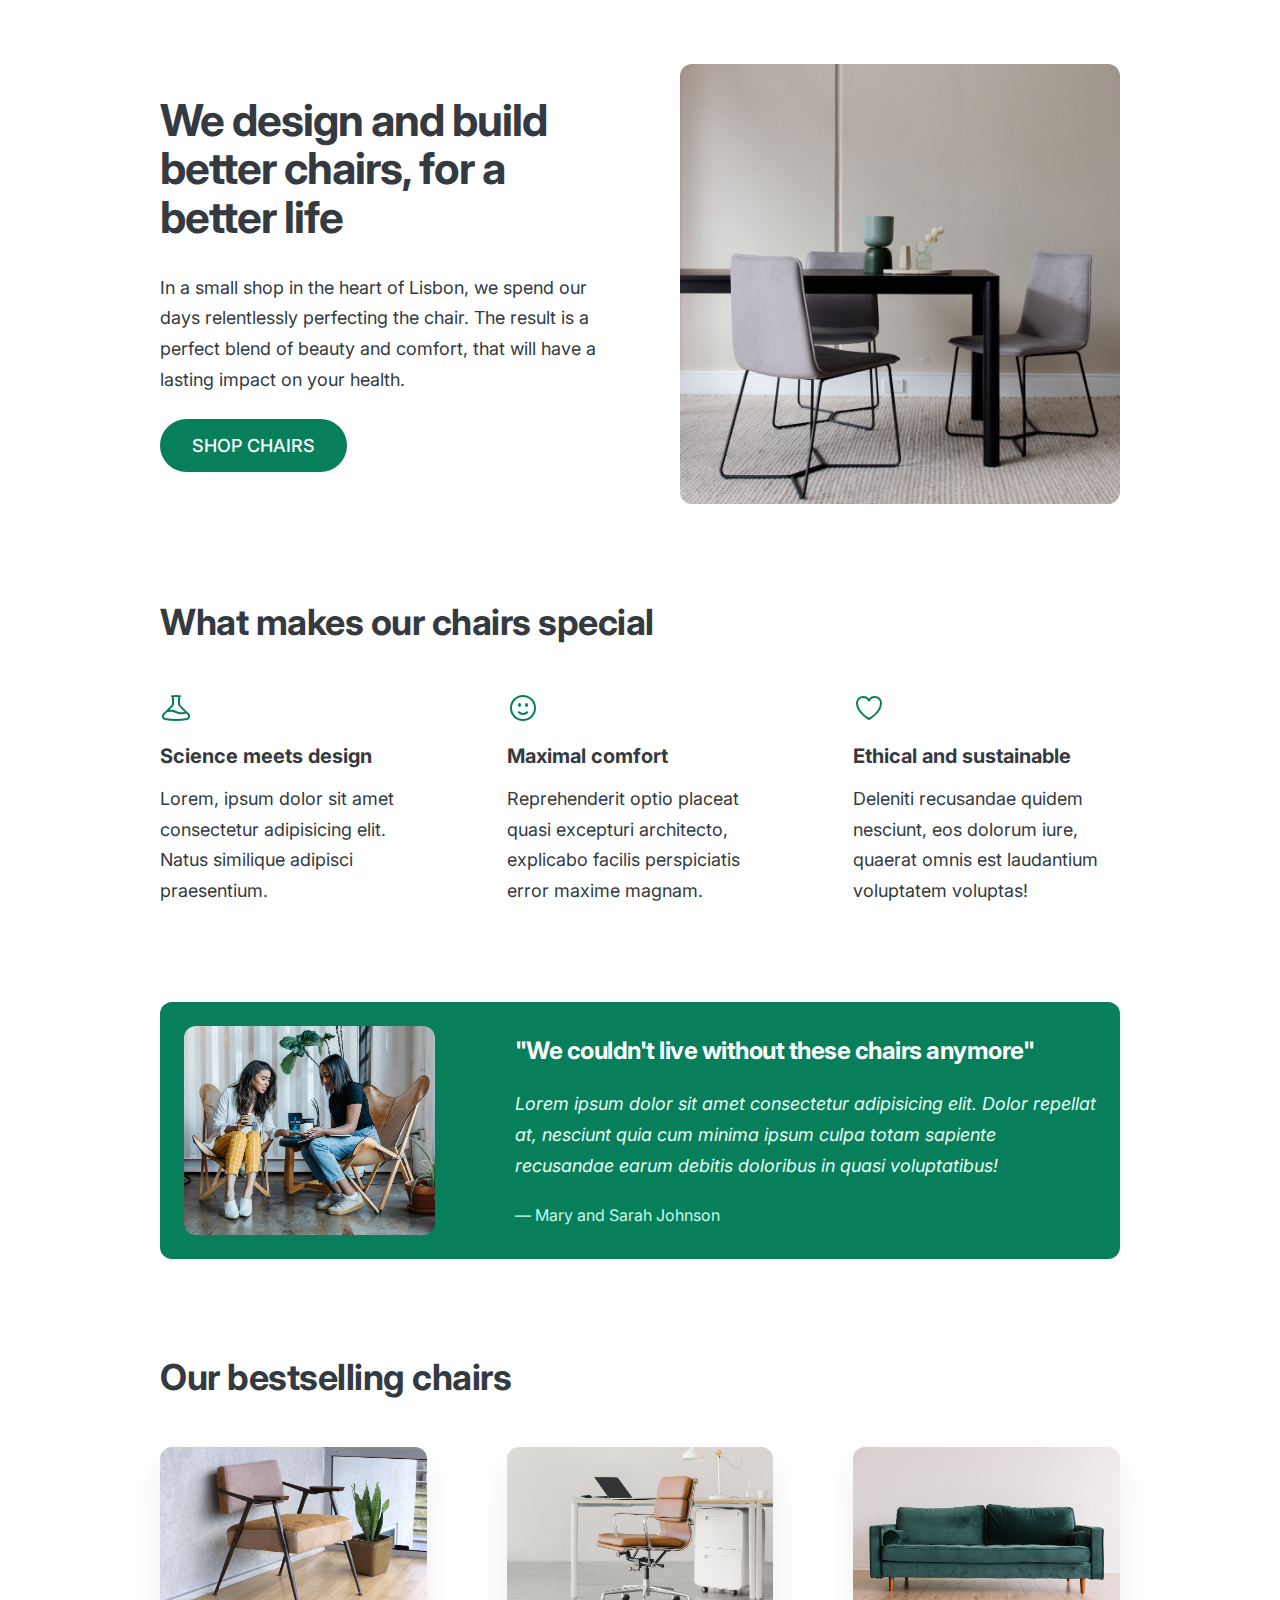
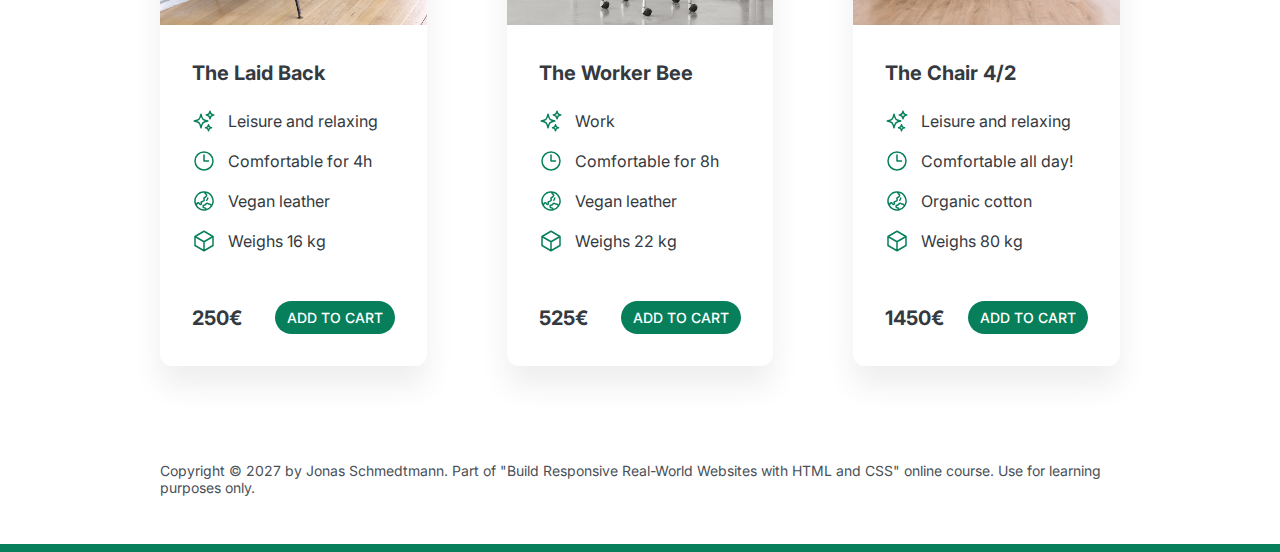
<file: 05-Design/index.html>
<!DOCTYPE html>
<html lang="en">
  <head>
    <meta charset="UTF-8" />
    <meta http-equiv="X-UA-Compatible" content="IE=edge" />
    <meta name="viewport" content="width=device-width, initial-scale=1.0" />

    <title>Lisbon Chair Shop</title>
    <link rel="preconnect" href="https://fonts.googleapis.com" />
    <link rel="preconnect" href="https://fonts.gstatic.com" crossorigin />
    <link
      href="https://fonts.googleapis.com/css2?family=Inter:wght@400;500;700&display=swap"
      rel="stylesheet"
    />
    <link rel="stylesheet" href="style.css" />
  </head>
  <body>
    <div class="container">
      <header>
        <div class="header-text-box">
          <h1>We design and build better chairs, for a better life</h1>
          <p class="header-text">
            In a small shop in the heart of Lisbon, we spend our days
            relentlessly perfecting the chair. The result is a perfect blend of
            beauty and comfort, that will have a lasting impact on your health.
          </p>
          <a class="btn btn--big" href="#">Shop chairs</a>
        </div>
        <img src="hero.jpg" alt="Photo" />
      </header>

      <section>
        <h2>What makes our chairs special</h2>
        <div class="grid-3-cols">
          <div>
            <svg
              xmlns="http://www.w3.org/2000/svg"
              fill="none"
              viewBox="0 0 24 24"
              stroke-width="1.5"
              stroke="currentColor"
              class="features-icon"
            >
              <path
                stroke-linecap="round"
                stroke-linejoin="round"
                d="M9.75 3.104v5.714a2.25 2.25 0 0 1-.659 1.591L5 14.5M9.75 3.104c-.251.023-.501.05-.75.082m.75-.082a24.301 24.301 0 0 1 4.5 0m0 0v5.714c0 .597.237 1.17.659 1.591L19.8 15.3M14.25 3.104c.251.023.501.05.75.082M19.8 15.3l-1.57.393A9.065 9.065 0 0 1 12 15a9.065 9.065 0 0 0-6.23-.693L5 14.5m14.8.8 1.402 1.402c1.232 1.232.65 3.318-1.067 3.611A48.309 48.309 0 0 1 12 21c-2.773 0-5.491-.235-8.135-.687-1.718-.293-2.3-2.379-1.067-3.61L5 14.5"
              />
            </svg>

            <p class="features-title"><strong>Science meets design</strong></p>
            <p class="features-text">
              Lorem, ipsum dolor sit amet consectetur adipisicing elit. Natus
              similique adipisci praesentium.
            </p>
          </div>

          <div>
            <svg
              class="features-icon"
              xmlns="http://www.w3.org/2000/svg"
              fill="none"
              viewBox="0 0 24 24"
              stroke-width="1.5"
              stroke="currentColor"
              class="w-6 h-6"
            >
              <path
                stroke-linecap="round"
                stroke-linejoin="round"
                d="M15.182 15.182a4.5 4.5 0 0 1-6.364 0M21 12a9 9 0 1 1-18 0 9 9 0 0 1 18 0ZM9.75 9.75c0 .414-.168.75-.375.75S9 10.164 9 9.75 9.168 9 9.375 9s.375.336.375.75Zm-.375 0h.008v.015h-.008V9.75Zm5.625 0c0 .414-.168.75-.375.75s-.375-.336-.375-.75.168-.75.375-.75.375.336.375.75Zm-.375 0h.008v.015h-.008V9.75Z"
              />
            </svg>

            <p class="features-title">
              <strong>Maximal comfort</strong>
            </p>
            <p class="features-text">
              Reprehenderit optio placeat quasi excepturi architecto, explicabo
              facilis perspiciatis error maxime magnam.
            </p>
          </div>

          <div>
            <svg
              class="features-icon"
              xmlns="http://www.w3.org/2000/svg"
              fill="none"
              viewBox="0 0 24 24"
              stroke-width="1.5"
              stroke="currentColor"
              class="w-6 h-6"
            >
              <path
                stroke-linecap="round"
                stroke-linejoin="round"
                d="M21 8.25c0-2.485-2.099-4.5-4.688-4.5-1.935 0-3.597 1.126-4.312 2.733-.715-1.607-2.377-2.733-4.313-2.733C5.1 3.75 3 5.765 3 8.25c0 7.22 9 12 9 12s9-4.78 9-12Z"
              />
            </svg>

            <p class="features-title">
              <strong>Ethical and sustainable</strong>
            </p>
            <p class="features-text">
              Deleniti recusandae quidem nesciunt, eos dolorum iure, quaerat
              omnis est laudantium voluptatem voluptas!
            </p>
          </div>
        </div>
      </section>

      <section class="testimonial-section">
        <div class="grid-3-cols">
          <img src="customers.jpg" alt="People sitting on chairs" />
          <div class="testimonial-box">
            <h2>"We couldn't live without these chairs anymore"</h2>
            <blockquote class="testimonial-text">
              Lorem ipsum dolor sit amet consectetur adipisicing elit. Dolor
              repellat at, nesciunt quia cum minima ipsum culpa totam sapiente
              recusandae earum debitis doloribus in quasi voluptatibus!
            </blockquote>
            <p class="testimonial-author">&mdash; Mary and Sarah Johnson</p>
          </div>
        </div>
      </section>

      <section>
        <h2>Our bestselling chairs</h2>
        <div class="grid-3-cols">
          <figure class="chair">
            <img src="chair-1.jpg" alt="Chair" />
            <div class="chair-box">
              <h3>The Laid Back</h3>
              <ul class="chair-details">
                <li>
                  <svg
                    xmlns="http://www.w3.org/2000/svg"
                    fill="none"
                    viewBox="0 0 24 24"
                    stroke-width="1.5"
                    stroke="currentColor"
                    class="chair-icon"
                  >
                    <path
                      stroke-linecap="round"
                      stroke-linejoin="round"
                      d="M9.813 15.904 9 18.75l-.813-2.846a4.5 4.5 0 0 0-3.09-3.09L2.25 12l2.846-.813a4.5 4.5 0 0 0 3.09-3.09L9 5.25l.813 2.846a4.5 4.5 0 0 0 3.09 3.09L15.75 12l-2.846.813a4.5 4.5 0 0 0-3.09 3.09ZM18.259 8.715 18 9.75l-.259-1.035a3.375 3.375 0 0 0-2.455-2.456L14.25 6l1.036-.259a3.375 3.375 0 0 0 2.455-2.456L18 2.25l.259 1.035a3.375 3.375 0 0 0 2.456 2.456L21.75 6l-1.035.259a3.375 3.375 0 0 0-2.456 2.456ZM16.894 20.567 16.5 21.75l-.394-1.183a2.25 2.25 0 0 0-1.423-1.423L13.5 18.75l1.183-.394a2.25 2.25 0 0 0 1.423-1.423l.394-1.183.394 1.183a2.25 2.25 0 0 0 1.423 1.423l1.183.394-1.183.394a2.25 2.25 0 0 0-1.423 1.423Z"
                    />
                  </svg>
                  <!-- Span is a generic INLINE text element, it doesn't have any meaning. It's like a div element, but inline -->
                  <span>Leisure and relaxing</span>
                </li>
                <li>
                  <svg
                    class="chair-icon"
                    xmlns="http://www.w3.org/2000/svg"
                    fill="none"
                    viewBox="0 0 24 24"
                    stroke-width="1.5"
                    stroke="currentColor"
                  >
                    <path
                      stroke-linecap="round"
                      stroke-linejoin="round"
                      d="M12 6v6h4.5m4.5 0a9 9 0 1 1-18 0 9 9 0 0 1 18 0Z"
                    />
                  </svg>
                  <span>Comfortable for 4h</span>
                </li>
                <li>
                  <svg
                    class="chair-icon"
                    xmlns="http://www.w3.org/2000/svg"
                    fill="none"
                    viewBox="0 0 24 24"
                    stroke-width="1.5"
                    stroke="currentColor"
                  >
                    <path
                      stroke-linecap="round"
                      stroke-linejoin="round"
                      d="M12.75 3.03v.568c0 .334.148.65.405.864l1.068.89c.442.369.535 1.01.216 1.49l-.51.766a2.25 2.25 0 0 1-1.161.886l-.143.048a1.107 1.107 0 0 0-.57 1.664c.369.555.169 1.307-.427 1.605L9 13.125l.423 1.059a.956.956 0 0 1-1.652.928l-.679-.906a1.125 1.125 0 0 0-1.906.172L4.5 15.75l-.612.153M12.75 3.031a9 9 0 0 0-8.862 12.872M12.75 3.031a9 9 0 0 1 6.69 14.036m0 0-.177-.529A2.25 2.25 0 0 0 17.128 15H16.5l-.324-.324a1.453 1.453 0 0 0-2.328.377l-.036.073a1.586 1.586 0 0 1-.982.816l-.99.282c-.55.157-.894.702-.8 1.267l.073.438c.08.474.49.821.97.821.846 0 1.598.542 1.865 1.345l.215.643m5.276-3.67a9.012 9.012 0 0 1-5.276 3.67m0 0a9 9 0 0 1-10.275-4.835M15.75 9c0 .896-.393 1.7-1.016 2.25"
                    />
                  </svg>
                  <span>Vegan leather</span>
                </li>
                <li>
                  <svg
                    class="chair-icon"
                    xmlns="http://www.w3.org/2000/svg"
                    fill="none"
                    viewBox="0 0 24 24"
                    stroke-width="1.5"
                    stroke="currentColor"
                  >
                    <path
                      stroke-linecap="round"
                      stroke-linejoin="round"
                      d="m21 7.5-9-5.25L3 7.5m18 0-9 5.25m9-5.25v9l-9 5.25M3 7.5l9 5.25M3 7.5v9l9 5.25m0-9v9"
                    />
                  </svg>
                  <span>Weighs 16 kg</span>
                </li>
              </ul>
              <div class="chair-price">
                <strong>250€</strong>
                <a href="#" class="btn btn--small">Add to cart</a>
              </div>
            </div>
          </figure>

          <figure class="chair">
            <img src="chair-2.jpg" alt="Chair" />
            <div class="chair-box">
              <h3>The Worker Bee</h3>
              <ul class="chair-details">
                <li>
                  <svg
                    xmlns="http://www.w3.org/2000/svg"
                    fill="none"
                    viewBox="0 0 24 24"
                    stroke-width="1.5"
                    stroke="currentColor"
                    class="chair-icon"
                  >
                    <path
                      stroke-linecap="round"
                      stroke-linejoin="round"
                      d="M9.813 15.904 9 18.75l-.813-2.846a4.5 4.5 0 0 0-3.09-3.09L2.25 12l2.846-.813a4.5 4.5 0 0 0 3.09-3.09L9 5.25l.813 2.846a4.5 4.5 0 0 0 3.09 3.09L15.75 12l-2.846.813a4.5 4.5 0 0 0-3.09 3.09ZM18.259 8.715 18 9.75l-.259-1.035a3.375 3.375 0 0 0-2.455-2.456L14.25 6l1.036-.259a3.375 3.375 0 0 0 2.455-2.456L18 2.25l.259 1.035a3.375 3.375 0 0 0 2.456 2.456L21.75 6l-1.035.259a3.375 3.375 0 0 0-2.456 2.456ZM16.894 20.567 16.5 21.75l-.394-1.183a2.25 2.25 0 0 0-1.423-1.423L13.5 18.75l1.183-.394a2.25 2.25 0 0 0 1.423-1.423l.394-1.183.394 1.183a2.25 2.25 0 0 0 1.423 1.423l1.183.394-1.183.394a2.25 2.25 0 0 0-1.423 1.423Z"
                    />
                  </svg>
                  <span>Work</span>
                </li>
                <li>
                  <svg
                    class="chair-icon"
                    xmlns="http://www.w3.org/2000/svg"
                    fill="none"
                    viewBox="0 0 24 24"
                    stroke-width="1.5"
                    stroke="currentColor"
                  >
                    <path
                      stroke-linecap="round"
                      stroke-linejoin="round"
                      d="M12 6v6h4.5m4.5 0a9 9 0 1 1-18 0 9 9 0 0 1 18 0Z"
                    />
                  </svg>
                  <span>Comfortable for 8h</span>
                </li>
                <li>
                  <svg
                    class="chair-icon"
                    xmlns="http://www.w3.org/2000/svg"
                    fill="none"
                    viewBox="0 0 24 24"
                    stroke-width="1.5"
                    stroke="currentColor"
                  >
                    <path
                      stroke-linecap="round"
                      stroke-linejoin="round"
                      d="M12.75 3.03v.568c0 .334.148.65.405.864l1.068.89c.442.369.535 1.01.216 1.49l-.51.766a2.25 2.25 0 0 1-1.161.886l-.143.048a1.107 1.107 0 0 0-.57 1.664c.369.555.169 1.307-.427 1.605L9 13.125l.423 1.059a.956.956 0 0 1-1.652.928l-.679-.906a1.125 1.125 0 0 0-1.906.172L4.5 15.75l-.612.153M12.75 3.031a9 9 0 0 0-8.862 12.872M12.75 3.031a9 9 0 0 1 6.69 14.036m0 0-.177-.529A2.25 2.25 0 0 0 17.128 15H16.5l-.324-.324a1.453 1.453 0 0 0-2.328.377l-.036.073a1.586 1.586 0 0 1-.982.816l-.99.282c-.55.157-.894.702-.8 1.267l.073.438c.08.474.49.821.97.821.846 0 1.598.542 1.865 1.345l.215.643m5.276-3.67a9.012 9.012 0 0 1-5.276 3.67m0 0a9 9 0 0 1-10.275-4.835M15.75 9c0 .896-.393 1.7-1.016 2.25"
                    />
                  </svg>
                  <span>Vegan leather</span>
                </li>
                <li>
                  <svg
                    class="chair-icon"
                    xmlns="http://www.w3.org/2000/svg"
                    fill="none"
                    viewBox="0 0 24 24"
                    stroke-width="1.5"
                    stroke="currentColor"
                  >
                    <path
                      stroke-linecap="round"
                      stroke-linejoin="round"
                      d="m21 7.5-9-5.25L3 7.5m18 0-9 5.25m9-5.25v9l-9 5.25M3 7.5l9 5.25M3 7.5v9l9 5.25m0-9v9"
                    />
                  </svg>
                  <span>Weighs 22 kg</span>
                </li>
              </ul>
              <div class="chair-price">
                <strong>525€</strong>
                <a href="#" class="btn btn--small">Add to cart</a>
              </div>
            </div>
          </figure>

          <figure class="chair">
            <img src="chair-3.jpg" alt="Chair" />
            <div class="chair-box">
              <h3>The Chair 4/2</h3>
              <ul class="chair-details">
                <li>
                  <svg
                    xmlns="http://www.w3.org/2000/svg"
                    fill="none"
                    viewBox="0 0 24 24"
                    stroke-width="1.5"
                    stroke="currentColor"
                    class="chair-icon"
                  >
                    <path
                      stroke-linecap="round"
                      stroke-linejoin="round"
                      d="M9.813 15.904 9 18.75l-.813-2.846a4.5 4.5 0 0 0-3.09-3.09L2.25 12l2.846-.813a4.5 4.5 0 0 0 3.09-3.09L9 5.25l.813 2.846a4.5 4.5 0 0 0 3.09 3.09L15.75 12l-2.846.813a4.5 4.5 0 0 0-3.09 3.09ZM18.259 8.715 18 9.75l-.259-1.035a3.375 3.375 0 0 0-2.455-2.456L14.25 6l1.036-.259a3.375 3.375 0 0 0 2.455-2.456L18 2.25l.259 1.035a3.375 3.375 0 0 0 2.456 2.456L21.75 6l-1.035.259a3.375 3.375 0 0 0-2.456 2.456ZM16.894 20.567 16.5 21.75l-.394-1.183a2.25 2.25 0 0 0-1.423-1.423L13.5 18.75l1.183-.394a2.25 2.25 0 0 0 1.423-1.423l.394-1.183.394 1.183a2.25 2.25 0 0 0 1.423 1.423l1.183.394-1.183.394a2.25 2.25 0 0 0-1.423 1.423Z"
                    />
                  </svg>
                  <span>Leisure and relaxing</span>
                </li>
                <li>
                  <svg
                    class="chair-icon"
                    xmlns="http://www.w3.org/2000/svg"
                    fill="none"
                    viewBox="0 0 24 24"
                    stroke-width="1.5"
                    stroke="currentColor"
                  >
                    <path
                      stroke-linecap="round"
                      stroke-linejoin="round"
                      d="M12 6v6h4.5m4.5 0a9 9 0 1 1-18 0 9 9 0 0 1 18 0Z"
                    />
                  </svg>
                  <span>Comfortable all day!</span>
                </li>
                <li>
                  <svg
                    class="chair-icon"
                    xmlns="http://www.w3.org/2000/svg"
                    fill="none"
                    viewBox="0 0 24 24"
                    stroke-width="1.5"
                    stroke="currentColor"
                  >
                    <path
                      stroke-linecap="round"
                      stroke-linejoin="round"
                      d="M12.75 3.03v.568c0 .334.148.65.405.864l1.068.89c.442.369.535 1.01.216 1.49l-.51.766a2.25 2.25 0 0 1-1.161.886l-.143.048a1.107 1.107 0 0 0-.57 1.664c.369.555.169 1.307-.427 1.605L9 13.125l.423 1.059a.956.956 0 0 1-1.652.928l-.679-.906a1.125 1.125 0 0 0-1.906.172L4.5 15.75l-.612.153M12.75 3.031a9 9 0 0 0-8.862 12.872M12.75 3.031a9 9 0 0 1 6.69 14.036m0 0-.177-.529A2.25 2.25 0 0 0 17.128 15H16.5l-.324-.324a1.453 1.453 0 0 0-2.328.377l-.036.073a1.586 1.586 0 0 1-.982.816l-.99.282c-.55.157-.894.702-.8 1.267l.073.438c.08.474.49.821.97.821.846 0 1.598.542 1.865 1.345l.215.643m5.276-3.67a9.012 9.012 0 0 1-5.276 3.67m0 0a9 9 0 0 1-10.275-4.835M15.75 9c0 .896-.393 1.7-1.016 2.25"
                    />
                  </svg>
                  <span>Organic cotton</span>
                </li>
                <li>
                  <svg
                    class="chair-icon"
                    xmlns="http://www.w3.org/2000/svg"
                    fill="none"
                    viewBox="0 0 24 24"
                    stroke-width="1.5"
                    stroke="currentColor"
                  >
                    <path
                      stroke-linecap="round"
                      stroke-linejoin="round"
                      d="m21 7.5-9-5.25L3 7.5m18 0-9 5.25m9-5.25v9l-9 5.25M3 7.5l9 5.25M3 7.5v9l9 5.25m0-9v9"
                    />
                  </svg>
                  <span>Weighs 80 kg</span>
                </li>
              </ul>
              <div class="chair-price">
                <strong>1450€</strong>
                <a href="#" class="btn btn--small">Add to cart</a>
              </div>
            </div>
          </figure>
        </div>
      </section>

      <footer>
        Copyright &copy; 2027 by Jonas Schmedtmann. Part of "Build Responsive
        Real-World Websites with HTML and CSS" online course. Use for learning
        purposes only.
      </footer>
    </div>
  </body>
</html>
</file>
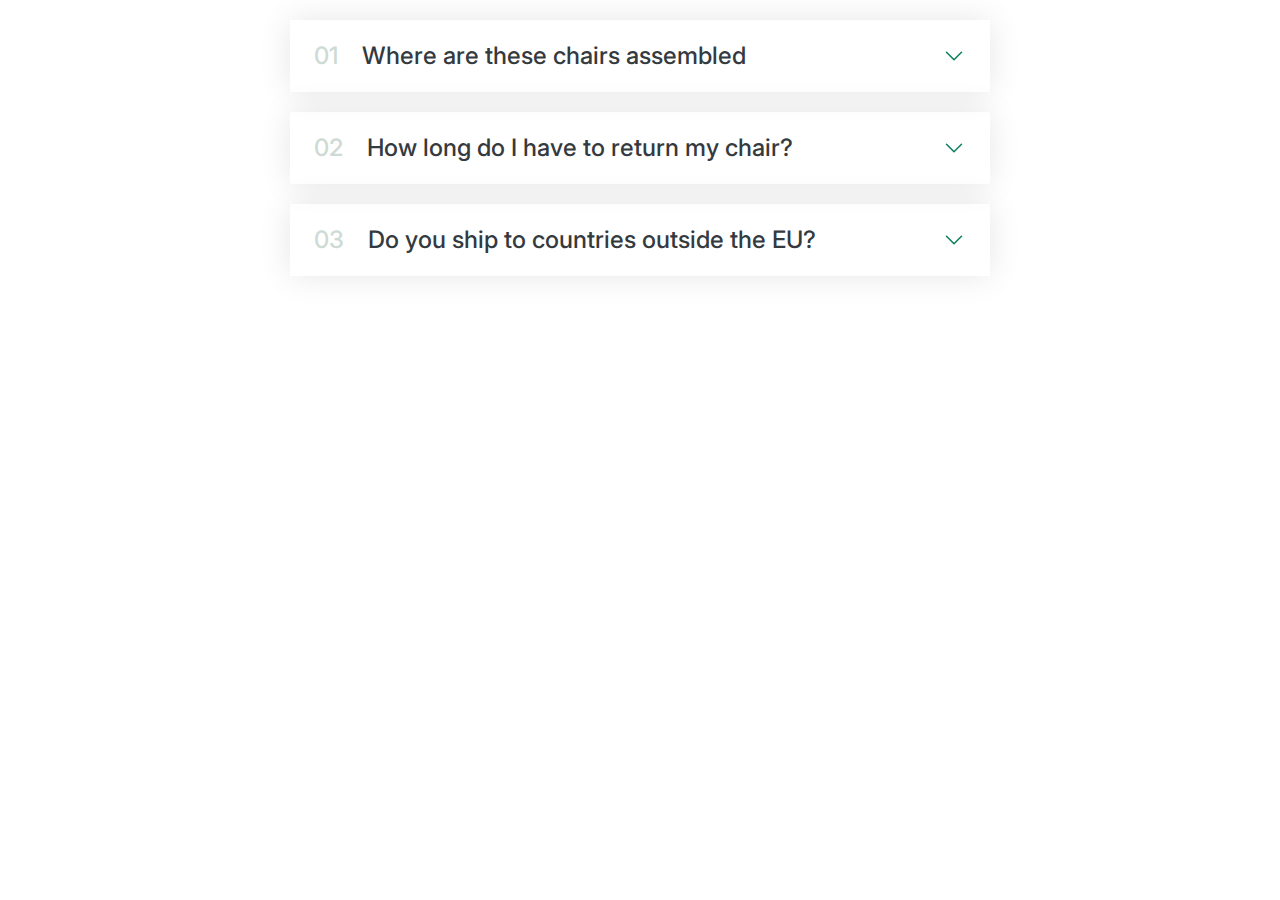
<file: 06-Components/01-accordion.html>
<!DOCTYPE html>
<html lang="en">
  <head>
    <meta charset="UTF-8" />
    <meta name="viewport" content="width=device-width, initial-scale=1.0" />
    <title>Accordion Component</title>
    <link rel="preconnect" href="https://fonts.googleapis.com" />
    <link rel="preconnect" href="https://fonts.gstatic.com" crossorigin />
    <link
      href="https://fonts.googleapis.com/css2?family=Inter:wght@400;500;700&display=swap"
      rel="stylesheet"
    />
    <style>
      /*
            SPACING SYSTEM (px)
            2 / 4 / 8 / 12 / 16 / 24 / 32 / 48 / 64 / 80 / 96 / 128

            FONT SIZE SYSTEM (px)
            10 / 12 / 14 / 16 / 18 / 20 / 24 / 30 / 36 / 44 / 52 / 62 / 74 / 86 / 98
        */

      /* 
            MAIN COLOR: #087f5b
            GRAY COLOR: #343a40
        */

      * {
        margin: 0;
        padding: 0;
        box-sizing: border-box;
      }

      /* ------------------------ */
      /* GENERAL STYLES */
      /* ------------------------ */
      body {
        font-family: "Inter", sans-serif;
        color: #343a40;
        line-height: 1;
      }

      .accordion {
        width: 700px;
        margin: 20px auto;
        /* background-color: cadetblue; */
      }

      .item {
        box-shadow: 0 0 32px rgba(0, 0, 0, 0.1);
        padding: 24px;
        display: grid;
        grid-template-columns: auto 1fr auto;
        column-gap: 24px;
        row-gap: 32px;
        align-items: center;
      }

      .number,
      .text {
        font-size: 24px;
        font-weight: 500;
        /* color: #087f5b; */
      }

      .number {
        color: #cedad4;
      }

      .icon {
        width: 24px;
        stroke: #087f5b;
      }
      .hidden-box {
        grid-column: 2/3;
        display: none;
        max-height: 0;
        overflow: hidden;
        transition: max-height 3.3s ease; /* Add transition property */
      }

      .hidden-box p {
        line-height: 1.6;
        margin-bottom: 24px;
      }

      .hidden-box ul {
        color: #abb5bd;
        margin-left: 20px;
        display: flex;
        flex-direction: column;
        gap: 12px;
      }

      .open {
        border-top: 4px solid #087f5b;
      }

      .open .hidden-box {
        display: block;
      }

      .open .number,
      .open .text,
      .open .text {
        color: #087f5b;
      }

      .open .hidden-box {
        max-height: 500px; /* Set the max-height to the desired expanded height */
      }
    </style>
  </head>
  <body>
    <div class="accordion">
      <div class="item">
        <p class="number">01</p>
        <p class="text">Where are these chairs assembled</p>
        <svg
          xmlns="http://www.w3.org/2000/svg"
          fill="none"
          viewBox="0 0 24 24"
          stroke-width="1.5"
          stroke="currentColor"
          class="icon"
        >
          <path
            stroke-linecap="round"
            stroke-linejoin="round"
            d="m19.5 8.25-7.5 7.5-7.5-7.5"
          />
        </svg>
        <div class="hidden-box">
          <p>
            Lorem ipsum dolor sit amet consectetur adipisicing elit. Maxime
            facilis sapiente saepe impedit
          </p>

          <ul>
            <li>Lorem ipsum, dolor sit amet consectetur adipisicing elit.</li>
            <li>
              Recusandae et ea temporibus? Recusandae nostrum dolor nobis
              doloribus sequi!
            </li>
            <li>
              Placeat possimus dolores deserunt ex mollitia vitae dolore quasi.
            </li>
            <li>Placeat possimus dolores deserunt ex mollitia vitae quasi.</li>
          </ul>
        </div>
      </div>
    </div>
    <div class="accordion">
      <div class="item">
        <p class="number">02</p>
        <p class="text">How long do I have to return my chair?</p>
        <svg
          xmlns="http://www.w3.org/2000/svg"
          fill="none"
          viewBox="0 0 24 24"
          stroke-width="1.5"
          stroke="currentColor"
          class="icon"
        >
          <path
            stroke-linecap="round"
            stroke-linejoin="round"
            d="m19.5 8.25-7.5 7.5-7.5-7.5"
          />
        </svg>
        <div class="hidden-box">
          <p>
            Lorem ipsum dolor sit amet consectetur adipisicing elit. Maxime
            facilis sapiente saepe impedit
          </p>

          <ul>
            <li>Lorem ipsum, dolor sit amet consectetur adipisicing elit.</li>
            <li>
              Recusandae et ea temporibus? Recusandae nostrum dolor nobis
              doloribus sequi!
            </li>
            <li>
              Placeat possimus dolores deserunt ex mollitia vitae dolore quasi.
            </li>
            <li>Placeat possimus dolores deserunt ex mollitia vitae quasi.</li>
          </ul>
        </div>
      </div>
    </div>
    <div class="accordion">
      <div class="item">
        <p class="number">03</p>
        <p class="text">Do you ship to countries outside the EU?</p>
        <svg
          xmlns="http://www.w3.org/2000/svg"
          fill="none"
          viewBox="0 0 24 24"
          stroke-width="1.5"
          stroke="currentColor"
          class="icon"
        >
          <path
            stroke-linecap="round"
            stroke-linejoin="round"
            d="m19.5 8.25-7.5 7.5-7.5-7.5"
          />
        </svg>
        <div class="hidden-box">
          <p>
            Lorem ipsum dolor sit amet consectetur adipisicing elit. Maxime
            facilis sapiente saepe impedit
          </p>

          <ul>
            <li>Lorem ipsum, dolor sit amet consectetur adipisicing elit.</li>
            <li>
              Recusandae et ea temporibus? Recusandae nostrum dolor nobis
              doloribus sequi!
            </li>
            <li>
              Placeat possimus dolores deserunt ex mollitia vitae dolore quasi.
            </li>
            <li>Placeat possimus dolores deserunt ex mollitia vitae quasi.</li>
          </ul>
        </div>
      </div>
    </div>
    <script>
      document.querySelectorAll(".accordion").forEach((item) => {
        item.addEventListener("click", (e) => {
          const item = document.querySelector(".open");
          if (item) {
            item.classList.remove("open");
          }
          e.srcElement.parentElement.classList.add("open");
        });
      });
    </script>
  </body>
</html>
</file>
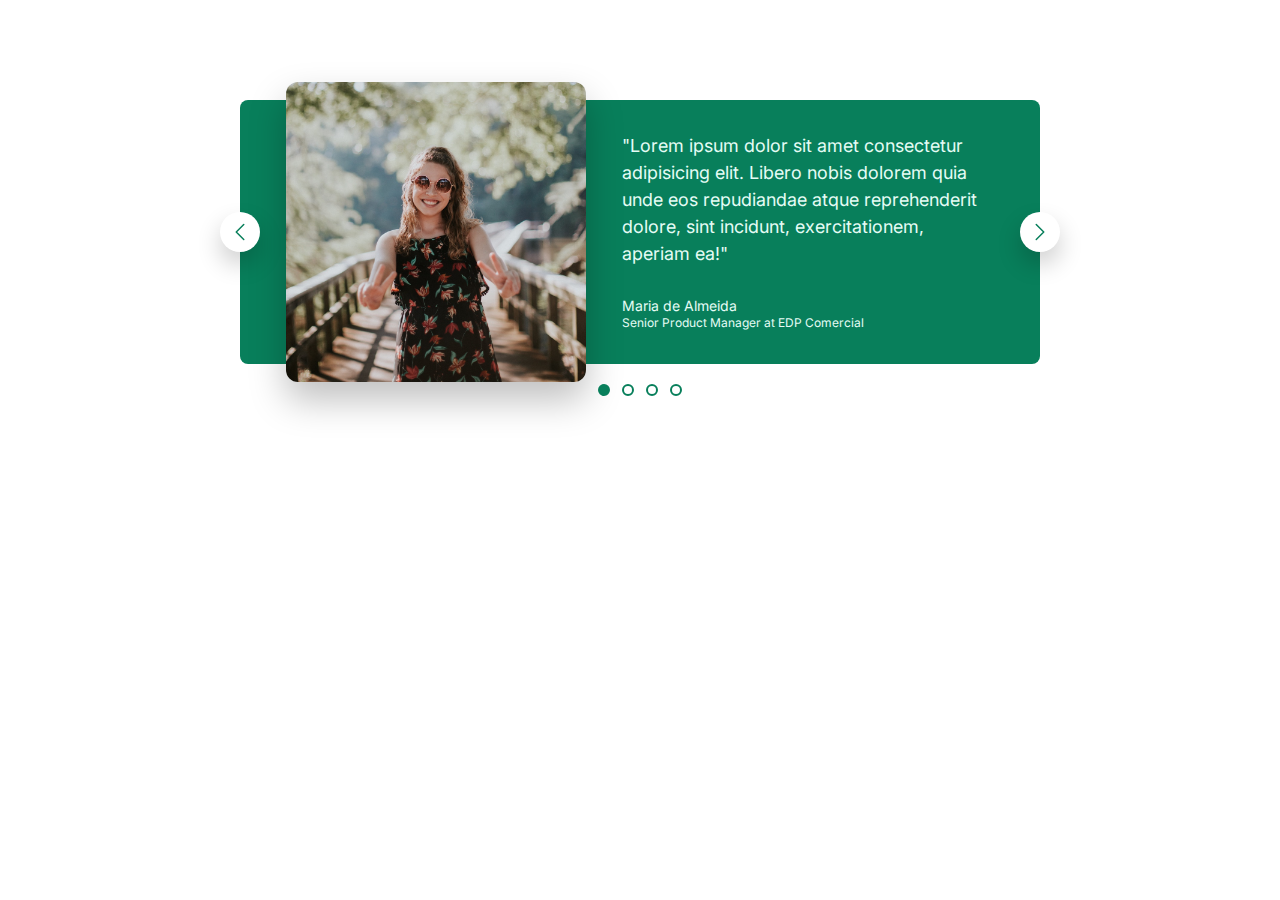
<file: 06-Components/02-corousel.html>
<!DOCTYPE html>
<html lang="en">
  <head>
    <meta charset="UTF-8" />
    <meta name="viewport" content="width=device-width, initial-scale=1.0" />
    <title>Accordion Component</title>
    <link rel="preconnect" href="https://fonts.googleapis.com" />
    <link rel="preconnect" href="https://fonts.gstatic.com" crossorigin />
    <link
      href="https://fonts.googleapis.com/css2?family=Inter:wght@400;500;700&display=swap"
      rel="stylesheet"
    />
    <style>
      /*
            SPACING SYSTEM (px)
            2 / 4 / 8 / 12 / 16 / 24 / 32 / 48 / 64 / 80 / 96 / 128

            FONT SIZE SYSTEM (px)
            10 / 12 / 14 / 16 / 18 / 20 / 24 / 30 / 36 / 44 / 52 / 62 / 74 / 86 / 98
      
            MAIN COLOR: #087f5b
            GRAY COLOR: #343a40
        */

      * {
        margin: 0;
        padding: 0;
        box-sizing: border-box;
      }

      /* ------------------------ */
      /* GENERAL STYLES */
      /* ------------------------ */
      body {
        font-family: "Inter", sans-serif;
        color: #343a40;
        line-height: 1;
      }

      img {
        height: 200px;
        border-radius: 8px;
        transform: scale(1.5);
        box-shadow: 0 12px 24px rgba(0, 0, 0, 0.25);
        /* pointer-events: none; */
      }

      .corousel {
        background-color: #087f5b;
        width: 800px;
        margin: 100px auto;
        border-radius: 8px;
        display: flex;
        /* align-items: center; */
        gap: 86px;
        position: relative;
        /* padding: 32px;
        padding-left: 86px;
        padding-right: 48px; */
        padding: 32px 48px 32px 96px;
      }

      .testimonial-text {
        font-size: 18px;
        font-weight: 500px;
        line-height: 1.5;
        margin-bottom: 32px;
        color: #e5fcf5;
      }
      .testimonial-author {
        font-size: 14px;
        margin-bottom: 4px;
        color: #e5fcf5;
      }
      .testimonial-job {
        font-size: 12px;
        color: #e5fcf5;
      }

      /* Controls */
      .btn {
        background-color: #fff;
        border: none;
        outline: none;
        height: 40px;
        width: 40px;
        position: absolute;
        border-radius: 50%;
        display: flex;
        align-items: center;
        justify-content: center;
        box-shadow: 0 12px 24px rgba(0, 0, 0, 0.2);
        cursor: pointer;
      }

      .btn-icon {
        height: 24px;
        width: 24px;
        stroke: #087f5b;
      }

      .btn--left {
        left: 0;
        top: 50%;
        transform: translate(-50%, -50%);
      }

      .btn--right {
        right: 0;
        top: 50%;
        transform: translate(50%, -50%);
      }

      .dots {
        position: absolute;
        left: 50%;
        bottom: 0;
        transform: translate(-50%, 32px);
        display: flex;
        gap: 12px;
      }

      .dot {
        height: 12px;
        width: 12px;
        background-color: #fff;
        border: 2px solid #087f5b;
        border-radius: 50%;
        cursor: pointer;
      }

      .active {
        background-color: #087f5b;
      }

    </style>
  </head>
  <body>
    <div class="corousel">
      <img src="maria.jpg" alt="Maria" />
      <blockquote class="testimonial">
        <p class="testimonial-text">
          "Lorem ipsum dolor sit amet consectetur adipisicing elit. Libero nobis
          dolorem quia unde eos repudiandae atque reprehenderit dolore, sint
          incidunt, exercitationem, aperiam ea!"
        </p>
        <p class="testimonial-author">Maria de Almeida</p>
        <p class="testimonial-job">Senior Product Manager at EDP Comercial</p>
      </blockquote>

      <button class="btn btn--left">
        <svg
          xmlns="http://www.w3.org/2000/svg"
          fill="none"
          viewBox="0 0 24 24"
          stroke-width="1.5"
          stroke="currentColor"
          class="btn-icon"
        >
          <path
            stroke-linecap="round"
            stroke-linejoin="round"
            d="M15.75 19.5 8.25 12l7.5-7.5"
          />
        </svg>
      </button>
      <button class="btn btn--right">
        <svg
          xmlns="http://www.w3.org/2000/svg"
          fill="none"
          viewBox="0 0 24 24"
          stroke-width="1.5"
          stroke="currentColor"
          class="btn-icon"
        >
          <path
            stroke-linecap="round"
            stroke-linejoin="round"
            d="m8.25 4.5 7.5 7.5-7.5 7.5"
          />
        </svg>
      </button>
      <div class="dots">
        <button class="dot active">&nbsp;</button>
        <button class="dot">&nbsp;</button>
        <button class="dot">&nbsp;</button>
        <button class="dot">&nbsp;</button>
      </div>
    </div>
  </body>
</html>
</file>
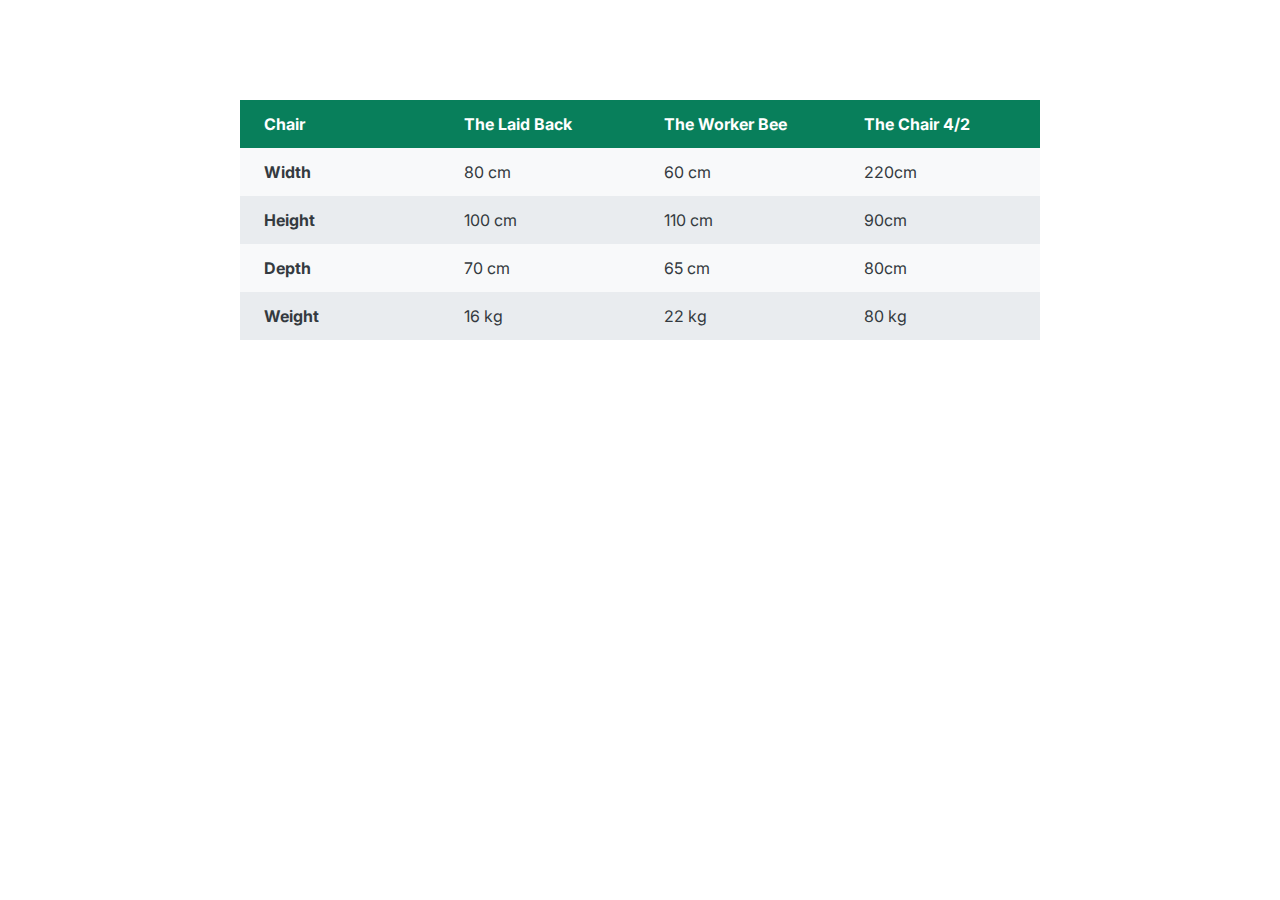
<file: 06-Components/03-table.html>
<!DOCTYPE html>
<html lang="en">
  <head>
    <meta charset="UTF-8" />
    <meta name="viewport" content="width=device-width, initial-scale=1.0" />
    <title>Table Component</title>
    <link rel="preconnect" href="https://fonts.googleapis.com" />
    <link rel="preconnect" href="https://fonts.gstatic.com" crossorigin />
    <link
      href="https://fonts.googleapis.com/css2?family=Inter:wght@400;500;700&display=swap"
      rel="stylesheet"
    />
    <style>
      /*
            SPACING SYSTEM (px)
            2 / 4 / 8 / 12 / 16 / 24 / 32 / 48 / 64 / 80 / 96 / 128

            FONT SIZE SYSTEM (px)
            10 / 12 / 14 / 16 / 18 / 20 / 24 / 30 / 36 / 44 / 52 / 62 / 74 / 86 / 98
      
            MAIN COLOR: #087f5b
            GRAY COLOR: #343a40
        */

      * {
        margin: 0;
        padding: 0;
        box-sizing: border-box;
      }

      /* ------------------------ */
      /* GENERAL STYLES */
      /* ------------------------ */
      body {
        font-family: "Inter", sans-serif;
        color: #343a40;
        line-height: 1;
        display: flex;
        justify-content: center;
      }

      table {
        width: 800px;
        margin-top: 100px;
        /* border: 1px solid #343a40; */
        border-collapse: collapse;
        /* background-color: blanchedalmond; */
      }

      th,
      td {
        /* border: 1px solid #343a40; */
        padding: 16px 24px;
        text-align: left;
      }

      thead tr {
        color: #fff;
        background-color: #087f5b;
      }

      thead th {
        width: 25%;
      }

      /* tbody tr:nth-child(2n - 1) { */
      tbody tr:nth-child(odd) {
        background-color: #f8f9fa;
      }

      /* tbody tr:nth-child(2n) { */
      tbody tr:nth-child(even) {
        background-color: #e9ecef;
      }
    </style>
  </head>
  <body>
    <table>
      <thead>
        <tr>
          <th>Chair</th>
          <th>The Laid Back</th>
          <th>The Worker Bee</th>
          <th>The Chair 4/2</th>
        </tr>
      </thead>
      <tbody>
        <tr>
          <th>Width</th>
          <td>80 cm</td>
          <td>60 cm</td>
          <td>220cm</td>
        </tr>
        <tr>
          <th>Height</th>
          <td>100 cm</td>
          <td>110 cm</td>
          <td>90cm</td>
        </tr>
        <tr>
          <th>Depth</th>
          <td>70 cm</td>
          <td>65 cm</td>
          <td>80cm</td>
        </tr>
        <tr>
          <th>Weight</th>
          <td>16 kg</td>
          <td>22 kg</td>
          <td>80 kg</td>
        </tr>
      </tbody>
    </table>
  </body>
</html>
</file>
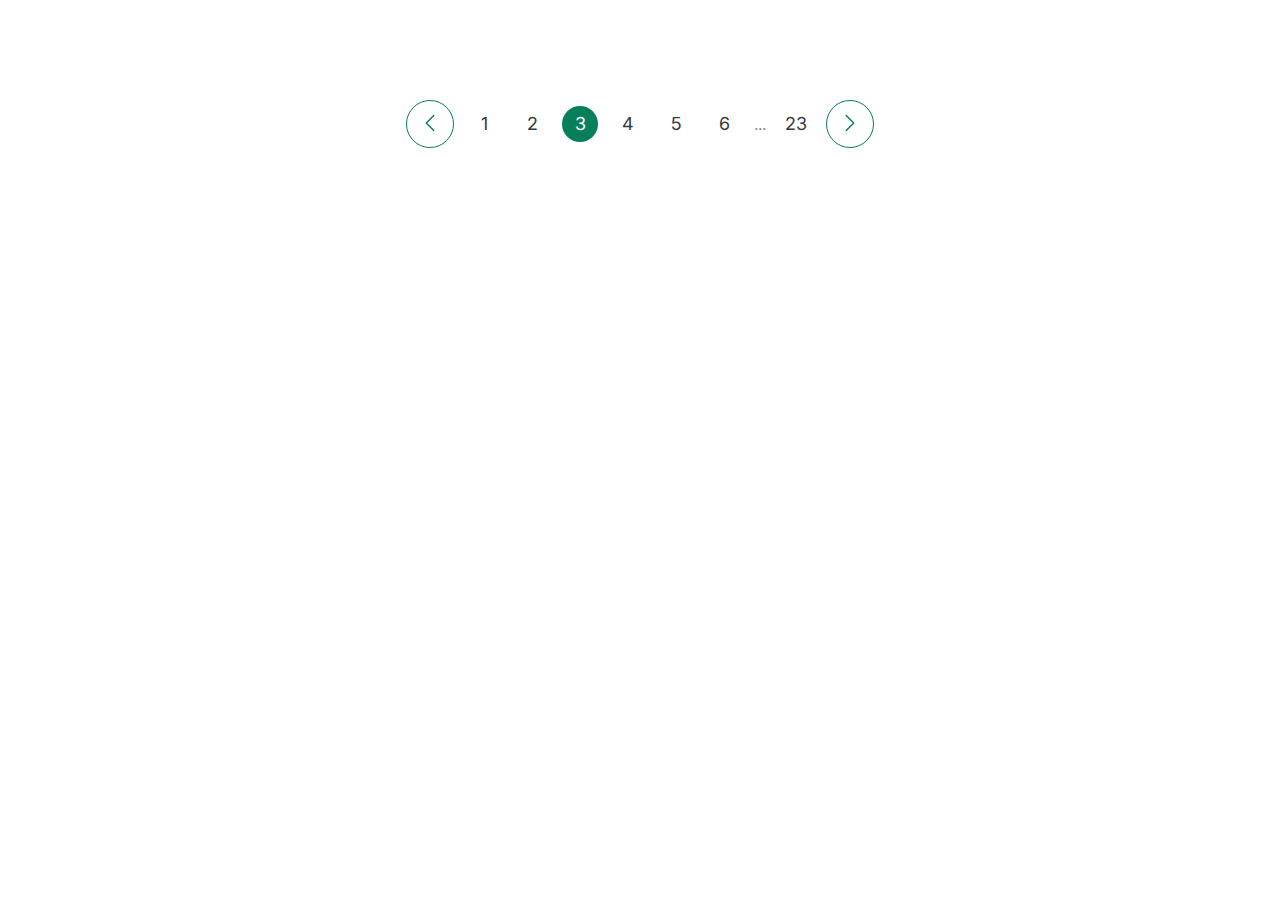
<file: 06-Components/04-pagination.html>
<!DOCTYPE html>
<html lang="en">
  <head>
    <meta charset="UTF-8" />
    <meta name="viewport" content="width=device-width, initial-scale=1.0" />
    <title>Pagination Component</title>
    <link rel="preconnect" href="https://fonts.googleapis.com" />
    <link rel="preconnect" href="https://fonts.gstatic.com" crossorigin />
    <link
      href="https://fonts.googleapis.com/css2?family=Inter:wght@400;500;700&display=swap"
      rel="stylesheet"
    />
    <style>
      /*
            SPACING SYSTEM (px)
            2 / 4 / 8 / 12 / 16 / 24 / 32 / 48 / 64 / 80 / 96 / 128

            FONT SIZE SYSTEM (px)
            10 / 12 / 14 / 16 / 18 / 20 / 24 / 30 / 36 / 44 / 52 / 62 / 74 / 86 / 98
      
            MAIN COLOR: #087f5b
            GRAY COLOR: #343a40
        */

      * {
        margin: 0;
        padding: 0;
        box-sizing: border-box;
      }

      /* ------------------------ */
      /* GENERAL STYLES */
      /* ------------------------ */
      body {
        font-family: "Inter", sans-serif;
        color: #343a40;
        line-height: 1;
        display: flex;
        justify-content: center;
      }

      .pagination {
        display: flex;
        align-items: center;
        gap: 12px;
        margin-top: 100px;
      }
      .btn {
        border: 1px solid #087f5b;
        height: 48px;
        width: 48px;
        border-radius: 50%;
        background: none;
        cursor: pointer;
      }

      .btn:hover {
        background-color: #087f5b;
      }

      .btn:hover .btn-icon {
        stroke: #fff;
      }

      .btn-icon {
        height: 24px;
        width: 24px;
        stroke: #087f5b;
      }
      .page-link:link,
      .page-link:visited {
        font-size: 18px;
        color: #343a40;
        text-decoration: none;
        height: 36px;
        width: 36px;
        border-radius: 50%;
        display: flex;
        align-items: center;
        justify-content: center;
      }

      .page-link:active,
      .page-link:hover,
      /* And Selector (join selector without space this means select the element having both selector page-link and page-link-current) */
      .page-link.page-link--current {
        background-color: #087f5b;
        color: #fff;
      }
      .dots {
        color: #868e96;
      }
    </style>
  </head>
  <body>
    <div class="pagination">
      <button class="btn">
        <svg
          xmlns="http://www.w3.org/2000/svg"
          fill="none"
          viewBox="0 0 24 24"
          stroke-width="1.5"
          stroke="currentColor"
          class="btn-icon"
        >
          <path
            stroke-linecap="round"
            stroke-linejoin="round"
            d="M15.75 19.5 8.25 12l7.5-7.5"
          />
        </svg>
      </button>
      <a href="#" class="page-link">1</a>
      <a href="#" class="page-link">2</a>
      <a href="#" class="page-link page-link--current">3</a>
      <a href="#" class="page-link">4</a>
      <a href="#" class="page-link">5</a>
      <a href="#" class="page-link">6</a>
      <span class="dots">...</span>
      <a href="#" class="page-link">23</a>
      <button class="btn">
        <svg
          xmlns="http://www.w3.org/2000/svg"
          fill="none"
          viewBox="0 0 24 24"
          stroke-width="1.5"
          stroke="currentColor"
          class="btn-icon"
        >
          <path
            stroke-linecap="round"
            stroke-linejoin="round"
            d="m8.25 4.5 7.5 7.5-7.5 7.5"
          />
        </svg>
      </button>
    </div>
  </body>
</html>
</file>
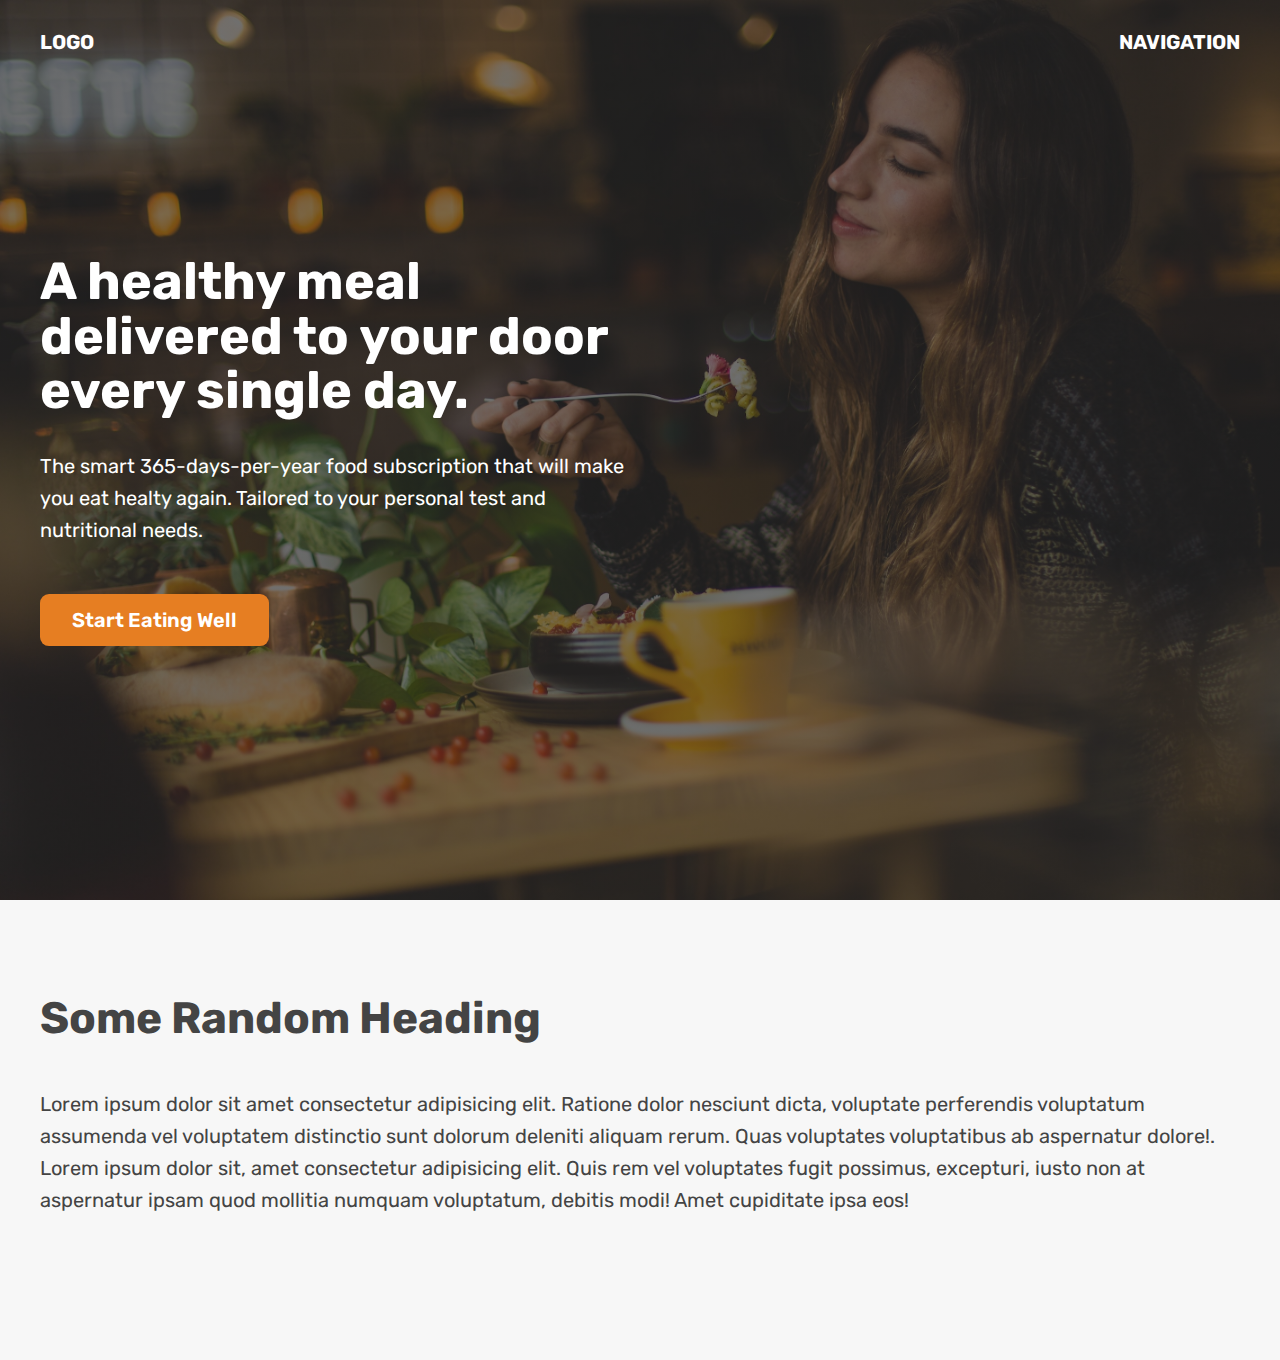
<file: 06-Components/05-Hero-Section.html>
<!DOCTYPE html>
<html lang="en">
  <head>
    <meta charset="UTF-8" />
    <meta name="viewport" content="width=device-width, initial-scale=1.0" />
    <title>Omnifood Hero Section</title>
    <link rel="preconnect" href="https://fonts.googleapis.com" />
    <link rel="preconnect" href="https://fonts.gstatic.com" crossorigin />
    <link
      href="https://fonts.googleapis.com/css2?family=Inter:wght@400;500;700&family=Rubik:wght@400;500;600;700&display=swap"
      rel="stylesheet"
    />
    <style>
      * {
        margin: 0;
        padding: 0;
        box-sizing: border-box;
        line-height: 1;
      }

      html {
        font-family: "Rubik", sans-serif;
        color: #444;
      }

      .container {
        margin: 0 auto;
        max-width: 1200px;
        width: 100%;
      }

      header {
        height: 100vh;
        position: relative;
        color: #fff;
        background-image: linear-gradient(rgba(34,34,34,0.6), rgba(34, 34, 34, 0.6)), url(./hero.jpg);
        background-size: cover;
        background-repeat: no-repeat;
        /* position: relative; */
      }

      /* header::before {
        content: '';
        top: 0;
        left: 0;
        width: 100%;
        height: 100%;
        background-color: rgba(0, 0, 0, 0.4);
        position: absolute;
      } */

      .header-container {
        width: 100%;
        max-width: 1200px;
        position: absolute;
        left: 50%;
        top: 50%;
        transform: translate(-50%, -50%);
      }

      .header-container-inner {
        width: 50%;
      }

      nav {
        font-size: 20px;
        font-weight: 700;
        display: flex;
        justify-content: space-between;
        z-index: 1;
        color: #fff;
        position: relative;
        padding-top: 32px;
        /* background-image: linear-gradient(red, blue); */
      }

      h1 {
        font-size: 52px;
        margin-bottom: 32px;
        line-height: 1.05;
      }

      p {
        font-size: 20px;
        line-height: 1.6;
        margin-bottom: 48px;
      }

      .btn:link,
      .btn:visited {
        font-size: 20px;
        font-weight: 600;
        background-color: #e67e22;
        color: #fff;
        text-decoration: none;
        display: inline-block;
        padding: 16px 32px;
        border-radius: 9px;
      }

      h2 {
        font-size: 44px;
        margin-bottom: 48px;
      }

      section {
        padding: 96px 0;
        background-color: #f7f7f7;
      }
    </style>
  </head>
  <body>
    <header>
      <nav class="container">
        <div class="logo">LOGO</div>
        <div class="nav">NAVIGATION</div>
      </nav>
      <div class="header-container">
        <div class="header-container-inner">

            <h1>A healthy meal delivered to your door every single day.</h1>
            <p>
                The smart 365-days-per-year food subscription that will make you eat
                healty again. Tailored to your personal test and nutritional needs.
            </p>
            <a href="#" class="btn">Start Eating Well</a>
        </div>
      </div>
    </header>
    <section>
      <div class="container">
        <h2>Some Random Heading</h2>
        <p>
          Lorem ipsum dolor sit amet consectetur adipisicing elit. Ratione dolor
          nesciunt dicta, voluptate perferendis voluptatum assumenda vel
          voluptatem distinctio sunt dolorum deleniti aliquam rerum. Quas
          voluptates voluptatibus ab aspernatur dolore!. Lorem ipsum dolor sit,
          amet consectetur adipisicing elit. Quis rem vel voluptates fugit
          possimus, excepturi, iusto non at aspernatur ipsam quod mollitia
          numquam voluptatum, debitis modi! Amet cupiditate ipsa eos!
        </p>
      </div>
    </section>
  </body>
</html>
</file>
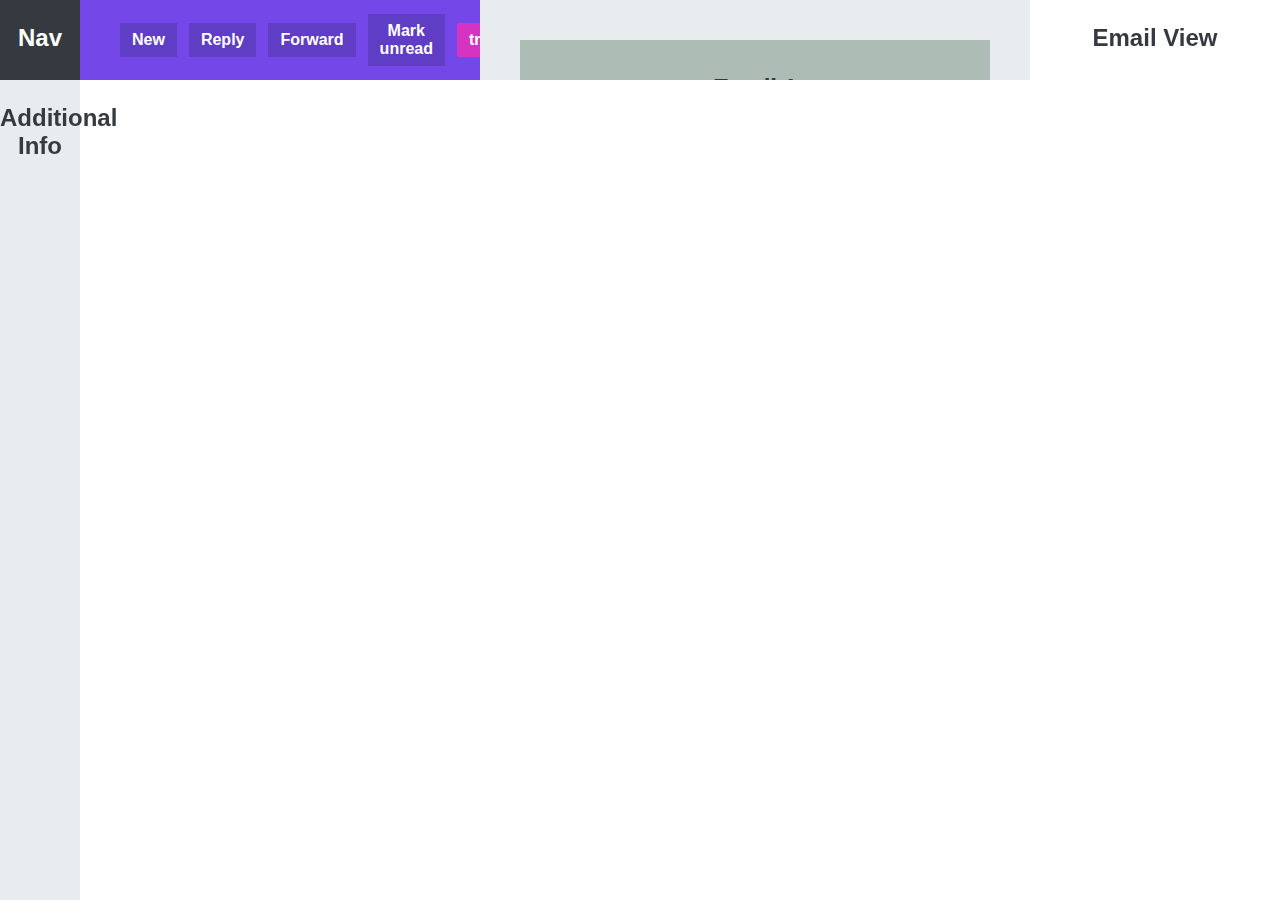
<file: 06-Components/06-application-layout.html>
<!DOCTYPE html>
<html lang="en">
  <head>
    <meta charset="UTF-8" />
    <meta name="viewport" content="width=device-width, initial-scale=1.0" />
    <title>Email App</title>
    <style>
      * {
        margin: 0;
        padding: 0;
        box-sizing: border-box;
      }

      body {
        font-family: sans-serif;
        color: #343a40;
        font-size: 24px;
        height: 100vh;
        text-align: center;
        font-weight: bold;

        display: grid;
        grid-template-columns: 80px 400px 1fr 250px;
        grid-template-rows: 80px 1fr;
      }

      nav, section, main, aside {
        padding-top: 24px;
      }

      nav {
        background-color: #343a40;
        /* grid-row: 1/-1; */
        color: #fff;
      }

      menu {
        background-color: #7448e8;
        /* grid-column: 2/-1; */
        display: flex;
        align-items: center;
        gap: 12px;
        padding: 0 40px;
      }

      button {
        display: inline-block;
        font-size: 16px;
        font-weight: bold;
        border: none;
        color: #fff;
        cursor: pointer;
        padding: 8px 12px;
        background-color: #5f3dc4;
      }

      button:last-child {
        background-color: #d633c3;
        margin-left: auto;
      }

      section {
        background-color: #e9ecef;
        display: flex;
        padding: 40px;
        flex-direction: column;
        gap: 12px;
        overflow: scroll;
      }

      aside {
        background-color: #e9ecef;
      }

      .email {
        background-color: #adbdb5;
        /* padding: 40px; */
        flex-shrink: 0;
        height: 96px;
        display: flex;
        align-items: center;
        justify-content: center;
      }
    </style>
  </head>
  <body>
    <nav>Nav</nav>
    <menu>
        <button>New</button>
        <button>Reply</button>
        <button>Forward</button>
        <button>Mark unread</button>
        <button>trash</button>
    </menu>
    <section>
        <div class="email">Email 1</div>
        <div class="email">Email 2</div>
        <div class="email">Email 3</div>
        <div class="email">Email 4</div>
        <div class="email">Email 5</div>
        <div class="email">Email 6</div>
        <div class="email">Email 7</div>
        <div class="email">Email 8</div>
        <div class="email">Email 9</div>
        <div class="email">Email 10</div>
        <div class="email">Email 11</div>
        <div class="email">Email 12</div>
        <div class="email">Email 13</div>
        <div class="email">Email 14</div>
        <div class="email">Email 15</div>
        <div class="email">Email 16</div>
        <div class="email">Email 17</div>
        <div class="email">Email 18</div>
        <div class="email">Email 19</div>
        <div class="email">Email 20</div>
    </section>
    <main>Email View</main>
    <aside>Additional Info</aside>
  </body>
</html>
</file>
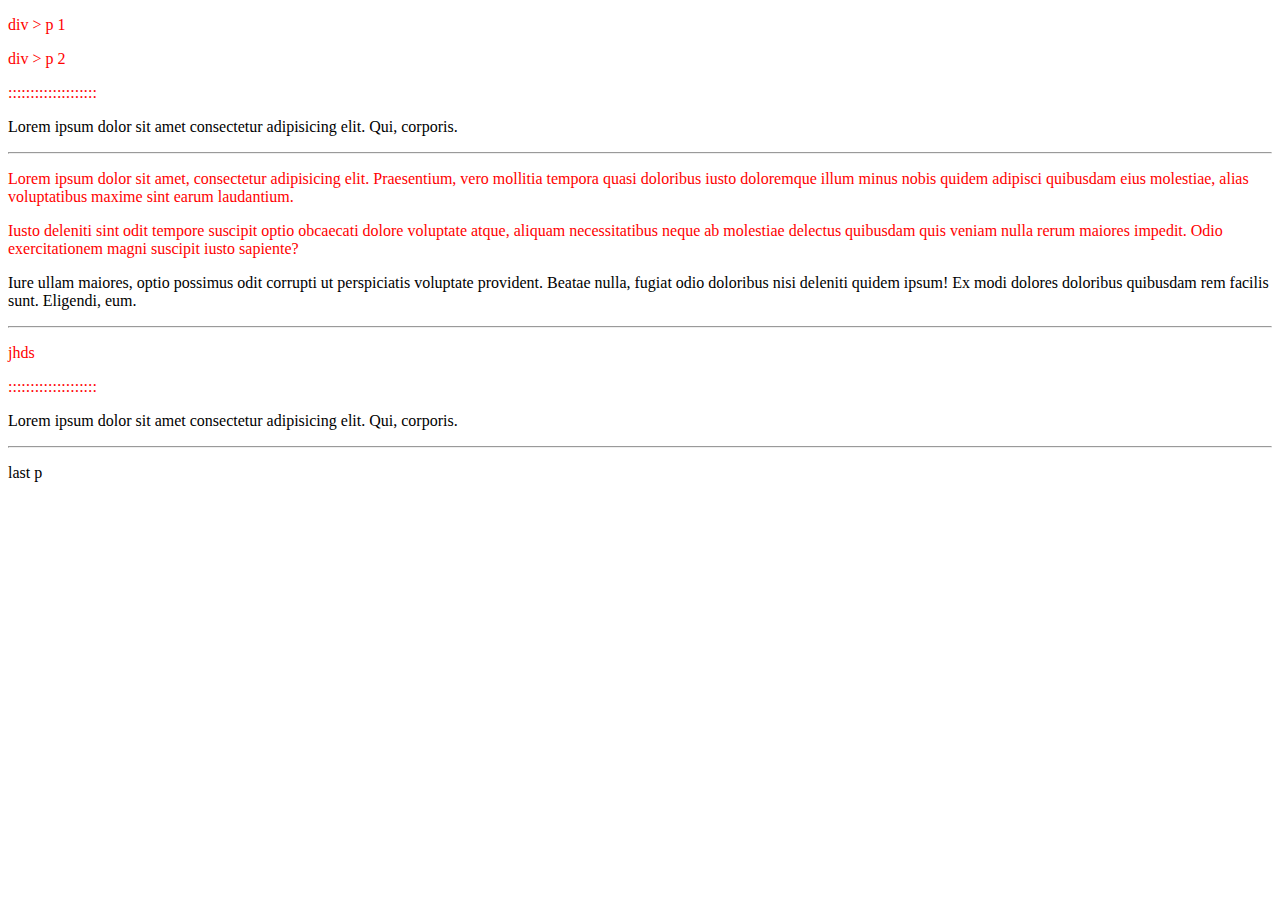
<file: 07-Omnifood-Desktop/test.html>
<!DOCTYPE html>
<html lang="en">
  <head>
    <meta charset="UTF-8" />
    <meta name="viewport" content="width=device-width, initial-scale=1.0" />
    <title>Document</title>
    <style>
      .grid:not(:last-child) {
        color: red;
      }

      .t:not(:last-child) {
        color: blue;
      }
    </style>
  </head>
  <body>
    <div>
      <p class="grid">div > p 1</p>
      <p class="grid">div > p 2</p>
      <p class="grid">::::::::::::::::::::</p>
      <p class="grid">
        Lorem ipsum dolor sit amet consectetur adipisicing elit. Qui, corporis.
      </p>
    </div>
    <hr>
    <div>
      <p class="grid">
        Lorem ipsum dolor sit amet, consectetur adipisicing elit. Praesentium,
        vero mollitia tempora quasi doloribus iusto doloremque illum minus nobis
        quidem adipisci quibusdam eius molestiae, alias voluptatibus maxime sint
        earum laudantium.
      </p>
      <p class="grid">
        Iusto deleniti sint odit tempore suscipit optio obcaecati dolore
        voluptate atque, aliquam necessitatibus neque ab molestiae delectus
        quibusdam quis veniam nulla rerum maiores impedit. Odio exercitationem
        magni suscipit iusto sapiente?
      </p>
      <p class="grid">
        Iure ullam maiores, optio possimus odit corrupti ut perspiciatis
        voluptate provident. Beatae nulla, fugiat odio doloribus nisi deleniti
        quidem ipsum! Ex modi dolores doloribus quibusdam rem facilis sunt.
        Eligendi, eum.
      </p>
    </div>

    <div class="d">
      <hr>
      <p class="grid">jhds</p>
      <p class="grid">::::::::::::::::::::</p>
      <p class="grid">
        Lorem ipsum dolor sit amet consectetur adipisicing elit. Qui, corporis.
      </p>
    </div>
    <hr>
    <div>
      <p class="t">last p</p>
    </div>
  </body>
</html>
</file>
<file: 05-Design/style.css>
/*
SPACING SYSTEM (px)
2 / 4 / 8 / 12 / 16 / 24 / 32 / 48 / 64 / 80 / 96 / 128

FONT SIZE SYSTEM (px)
10 / 12 / 14 / 16 / 18 / 20 / 24 / 30 / 36 / 44 / 52 / 62 / 74 / 86 / 98
*/

/* 
  MAIN COLOR: #087f5b
  GRAY COLOR: #343a40
*/

* {
  margin: 0;
  padding: 0;
  box-sizing: border-box;
}

/* ------------------------ */
/* GENERAL STYLES */
/* ------------------------ */
body {
  font-family: "Inter", sans-serif;
  color: #343a40;
  border-bottom: 8px solid #087f5b;
}

.container {
  width: 960px;
  margin: 0 auto;
}

header,
section {
  margin-bottom: 96px;
}

h2 {
  margin-bottom: 48px;
  font-size: 36px;
  letter-spacing: -0.5px;
}

.grid-3-cols {
  display: grid;
  grid-template-columns: repeat(3, 1fr);
  column-gap: 80px;
}

.btn:link,
.btn:visited {
  color: #fff;
  background-color: #087f5b;
  text-decoration: none;
  text-transform: uppercase;
  display: inline-block;
  font-weight: 500;
  border-radius: 100px;
}

.btn:hover,
.btn:active {
  background-color: #099268;
}

.btn--small {
  padding: 8px 12px;
  font-size: 14px;
}

.btn--big {
  padding: 16px 32px;
  font-size: 18px;
}

img {
  border-radius: 12px;
}

/* ------------------------ */
/* COMPONENT STYLES */
/* ------------------------ */

/* HEADER */
header {
  display: grid;
  grid-template-columns: repeat(2, 1fr);
  column-gap: 80px;
  margin-top: 64px;
}

.header-text-box {
  align-self: center;
}

h1 {
  margin-bottom: 32px;
  font-size: 44px;
  line-height: 1.1;
  letter-spacing: -1px;
}

.header-text {
  margin-bottom: 24px;
  font-size: 18px;
  line-height: 1.7;
}

img {
  width: 100%;
}

/* FEATURES */
.features-icon {
  stroke: #087f5b;
  height: 32px;
  width: 32px;
  margin-bottom: 16px;
}

.features-title {
  margin-bottom: 16px;
  font-size: 20px;
}

.features-text {
  font-size: 18px;
  line-height: 1.7;
}

/* TESTIMONIAL */
.testimonial-section {
  background-color: #087f5b;
  color: #fff;
  padding: 24px;
  border-radius: 12px;
}

.testimonial-box {
  grid-column: 2 / -1;
  align-self: center;
}

.testimonial-box h2 {
  margin-bottom: 24px;
  font-size: 24px;
}

.testimonial-text {
  font-style: italic;
  margin-bottom: 24px;
  font-size: 18px;
  line-height: 1.7;
  color: #e6fcf5;
}

.testimonial-author {
  color: #c3fae8;
}

/* CHAIRS */

.chair {
  box-shadow: 0px 20px 30px 0px rgba(0, 0, 0, 0.07);
  border-radius: 12px;
}

.chair img {
  border-bottom-left-radius: 0px;
  border-bottom-right-radius: 0px;
}

.chair-box {
  padding: 32px;
}

h3 {
  margin-bottom: 24px;
  font-size: 20px;
}

.chair-details {
  list-style: none;
  margin-bottom: 48px;
}

.chair-details li {
  display: flex;
  align-items: center;
  gap: 12px;
  margin-bottom: 16px;
}

.chair-details li:last-child {
  margin-bottom: 0;
}

.chair-icon {
  stroke: #087f5b;
  height: 24px;
  width: 24px;
}

.chair-price {
  display: flex;
  justify-content: space-between;
  align-items: center;
  font-size: 20px;
}

footer {
  margin-bottom: 48px;
  font-size: 14px;
  color: #495057;
}
</file>
